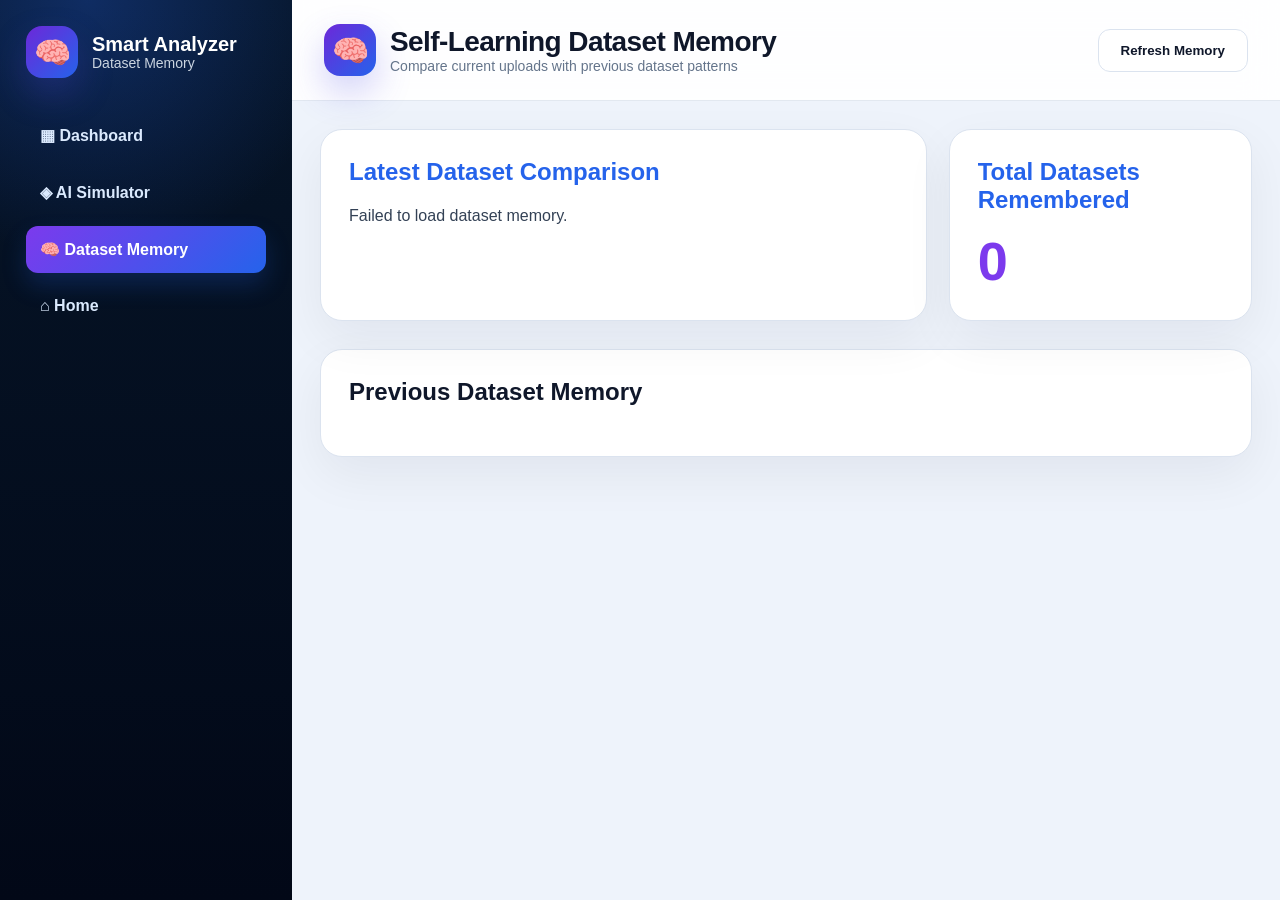
<file: frontend/memory.html>
<!DOCTYPE html>
<html lang="en">
<head>
  <meta charset="UTF-8" />
  <meta name="viewport" content="width=device-width, initial-scale=1.0" />
  <title>Dataset Memory | Smart Analyzer</title>
  <link rel="stylesheet" href="style.css" />
</head>
<body class="dashboard-body">

  <aside class="sidebar">
    <div class="side-brand">
      <div class="side-icon">🧠</div>
      <div>
        <h2>Smart Analyzer</h2>
        <p>Dataset Memory</p>
      </div>
    </div>

    <nav class="side-menu">
      <a href="dashboard.html">▦ Dashboard</a>
      <a href="simulator.html">◈ AI Simulator</a>
      <a href="memory.html" class="active">🧠 Dataset Memory</a>
      <a href="index.html">⌂ Home</a>
    </nav>
  </aside>

  <main class="main-panel">

    <header class="dashboard-header">
      <div class="title-row">
        <div class="app-logo">🧠</div>
        <div>
          <h1>Self-Learning Dataset Memory</h1>
          <p>Compare current uploads with previous dataset patterns</p>
        </div>
      </div>

      <button class="light-btn" onclick="loadDatasetMemory()">
        Refresh Memory
      </button>
    </header>

    <section class="memory-hero">
      <div class="memory-card">
        <h2>Latest Dataset Comparison</h2>
        <p id="memoryInsight">Loading memory insight...</p>
      </div>

      <div class="memory-card">
        <h2>Total Datasets Remembered</h2>
        <h1 id="memoryCount">0</h1>
      </div>
    </section>

    <section class="memory-list-section">
      <h2>Previous Dataset Memory</h2>
      <div id="memoryList" class="memory-list"></div>
    </section>

  </main>

  <script src="script.js"></script>
</body>
</html>
</file>
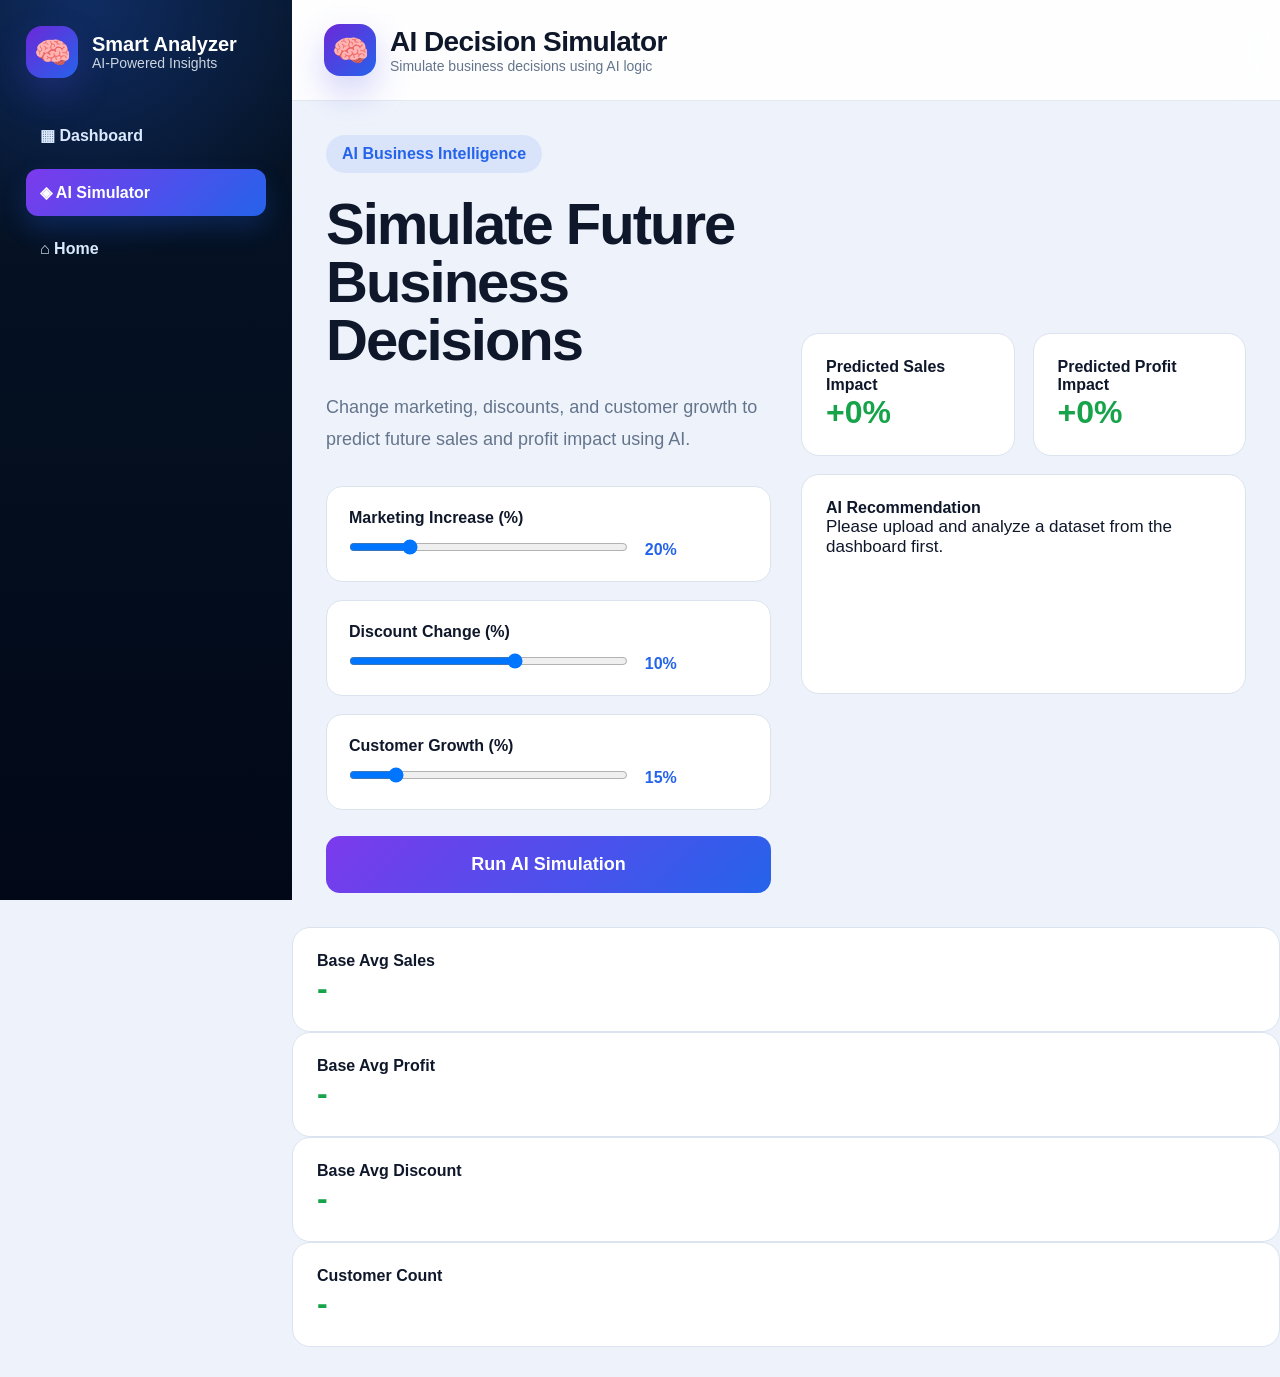
<file: frontend/simulator.html>
<!DOCTYPE html>
<html lang="en">
<head>
  <meta charset="UTF-8" />
  <meta name="viewport" content="width=device-width, initial-scale=1.0" />
  <title>AI Decision Simulator</title>

  <link rel="stylesheet" href="style.css" />
</head>
<body class="dashboard-body">

  <aside class="sidebar">

    <div class="side-brand">
      <div class="side-icon">🧠</div>

      <div>
        <h2>Smart Analyzer</h2>
        <p>AI-Powered Insights</p>
      </div>
    </div>

    <nav class="side-menu">
      <a href="dashboard.html">▦ Dashboard</a>
      <a href="simulator.html" class="active">◈ AI Simulator</a>
      <a href="index.html">⌂ Home</a>
    </nav>

  </aside>

  <main class="main-panel">

    <header class="dashboard-header">

      <div class="title-row">
        <div class="app-logo">🧠</div>

        <div>
          <h1>AI Decision Simulator</h1>
          <p>Simulate business decisions using AI logic</p>
        </div>
      </div>

    </header>

    <section class="simulator-hero">

      <div class="simulator-left">

        <div class="simulator-intro">
          <span>AI Business Intelligence</span>

          <h1>
            Simulate Future
            Business Decisions
          </h1>

          <p>
            Change marketing, discounts, and customer growth
            to predict future sales and profit impact using AI.
          </p>
        </div>

        <div class="simulator-grid">

          <div class="sim-card">
            <label>Marketing Increase (%)</label>

            <input
              type="range"
              min="0"
              max="100"
              value="20"
              id="marketingSlider"
            >

            <span id="marketingValue">20%</span>
          </div>

          <div class="sim-card">
            <label>Discount Change (%)</label>

            <input
              type="range"
              min="-50"
              max="50"
              value="10"
              id="discountSlider"
            >

            <span id="discountValue">10%</span>
          </div>

          <div class="sim-card">
            <label>Customer Growth (%)</label>

            <input
              type="range"
              min="0"
              max="100"
              value="15"
              id="customerSlider"
            >

            <span id="customerValue">15%</span>
          </div>

        </div>

        <button
          class="simulate-btn big-simulate-btn"
          onclick="runSimulation()"
        >
          Run AI Simulation
        </button>

      </div>

      <div class="simulator-right">

        <div class="simulation-results">

          <div class="simulation-box">
            <h4>Predicted Sales Impact</h4>
            <h2 id="salesImpact">+0%</h2>
          </div>

          <div class="simulation-box">
            <h4>Predicted Profit Impact</h4>
            <h2 id="profitImpact">+0%</h2>
          </div>

          <div class="simulation-box big-box">
            <h4>AI Recommendation</h4>

            <p id="simulationAdvice">
              Adjust parameters and run simulation.
            </p>
          </div>

        </div>

      </div>

    </section>
    <div class="simulation-box">
  <h4>Base Avg Sales</h4>
  <h2 id="baseSales">-</h2>
</div>

<div class="simulation-box">
  <h4>Base Avg Profit</h4>
  <h2 id="baseProfit">-</h2>
</div>

<div class="simulation-box">
  <h4>Base Avg Discount</h4>
  <h2 id="baseDiscount">-</h2>
</div>

<div class="simulation-box">
  <h4>Customer Count</h4>
  <h2 id="baseCustomers">-</h2>
</div>

  </main>

  <script src="script.js"></script>

</body>
</html>
</file>
<file: frontend/style.css>
* {
  margin: 0;
  padding: 0;
  box-sizing: border-box;
  font-family: Inter, "Segoe UI", Arial, sans-serif;
}

html {
  scroll-behavior: smooth;
}

body {
  color: #0f172a;
}

/* ================= LANDING PAGE ================= */

.landing-body {
  background:
    radial-gradient(circle at top left, rgba(124, 58, 237, 0.18), transparent 34%),
    radial-gradient(circle at bottom right, rgba(37, 99, 235, 0.18), transparent 32%),
    #f8fafc;
}

.top-nav {
  width: 100%;
  padding: 20px 7%;
  display: flex;
  justify-content: space-between;
  align-items: center;
}

.brand,
.side-brand,
.title-row {
  display: flex;
  align-items: center;
  gap: 14px;
}

.brand-icon,
.side-icon,
.app-logo {
  width: 52px;
  height: 52px;
  border-radius: 16px;
  display: grid;
  place-items: center;
  font-size: 30px;
  background: linear-gradient(135deg, #6d28d9, #2563eb);
  color: white;
  box-shadow: 0 16px 35px rgba(79, 70, 229, 0.25);
}

.brand h2,
.side-brand h2 {
  font-size: 20px;
  line-height: 1.1;
}

.brand p,
.side-brand p,
.title-row p {
  color: #64748b;
  font-size: 14px;
}

.nav-upload-btn,
.main-btn,
.purple-btn {
  text-decoration: none;
  border: none;
  cursor: pointer;
  background: linear-gradient(135deg, #7c3aed, #2563eb);
  color: white;
  padding: 14px 24px;
  border-radius: 12px;
  font-weight: 800;
  box-shadow: 0 18px 35px rgba(79, 70, 229, 0.28);
  transition: 0.25s;
}

.nav-upload-btn:hover,
.main-btn:hover,
.purple-btn:hover {
  transform: translateY(-2px);
}

.landing-hero {
  min-height: calc(100vh - 92px);
  padding: 60px 7%;
  display: grid;
  grid-template-columns: 1.05fr 0.95fr;
  gap: 42px;
  align-items: center;
}

.hero-badge {
  display: inline-block;
  background: rgba(37, 99, 235, 0.1);
  color: #2563eb;
  padding: 10px 16px;
  border-radius: 999px;
  font-weight: 800;
  margin-bottom: 22px;
}

.hero-left h1 {
  max-width: 760px;
  font-size: clamp(42px, 6vw, 78px);
  line-height: 0.98;
  letter-spacing: -3px;
  margin-bottom: 24px;
}

.hero-desc {
  color: #475569;
  font-size: 18px;
  line-height: 1.8;
  max-width: 680px;
}

.hero-actions {
  display: flex;
  flex-wrap: wrap;
  gap: 16px;
  margin-top: 34px;
}

.ghost-btn,
.light-btn,
.outline-btn {
  text-decoration: none;
  border: 1px solid #dbe3ef;
  background: rgba(255, 255, 255, 0.8);
  color: #2563eb;
  padding: 13px 22px;
  border-radius: 12px;
  font-weight: 800;
  cursor: pointer;
  transition: 0.25s;
}

.ghost-btn:hover,
.light-btn:hover,
.outline-btn:hover {
  border-color: #7c3aed;
  transform: translateY(-2px);
}

.hero-dashboard-preview {
  padding: 16px;
  border-radius: 32px;
  background: rgba(255, 255, 255, 0.72);
  border: 1px solid rgba(226, 232, 240, 0.9);
  box-shadow: 0 30px 90px rgba(15, 23, 42, 0.16);
}

.hero-dashboard-preview img {
  width: 100%;
  height: 460px;
  object-fit: cover;
  border-radius: 24px;
  display: block;
}

.landing-features {
  padding: 80px 7%;
  text-align: center;
}

.landing-features h2 {
  font-size: 42px;
  margin-bottom: 10px;
}

.landing-features > p {
  color: #64748b;
  margin-bottom: 36px;
}

.feature-grid {
  display: grid;
  grid-template-columns: repeat(3, 1fr);
  gap: 22px;
}

.feature-card {
  background: white;
  padding: 34px;
  border-radius: 24px;
  font-size: 18px;
  font-weight: 900;
  border: 1px solid #e2e8f0;
  box-shadow: 0 18px 50px rgba(15, 23, 42, 0.08);
  transition: 0.25s;
}

.feature-card:hover {
  transform: translateY(-8px);
}

/* ================= DASHBOARD ================= */

.dashboard-body {
  background: #eef3fb;
}

.sidebar {
  position: fixed;
  inset: 0 auto 0 0;
  width: 292px;
  padding: 26px;
  background:
    radial-gradient(circle at 30% 0%, rgba(37, 99, 235, 0.3), transparent 28%),
    linear-gradient(180deg, #061528, #020817);
  color: white;
  overflow-y: auto;
  z-index: 10;
}

.side-brand {
  margin-bottom: 34px;
}

.side-brand p {
  color: #cbd5e1;
}

.side-menu {
  display: flex;
  flex-direction: column;
  gap: 10px;
}

.side-menu a {
  text-decoration: none;
  color: #dbeafe;
  padding: 14px 14px;
  border-radius: 12px;
  font-weight: 800;
  transition: 0.25s;
}

.side-menu a:hover,
.side-menu a.active {
  background: linear-gradient(135deg, #7c3aed, #2563eb);
  color: white;
  box-shadow: 0 12px 24px rgba(37, 99, 235, 0.22);
}

.domain-card {
  margin-top: 34px;
  padding: 20px;
  border-radius: 18px;
  background: rgba(30, 64, 175, 0.28);
  border: 1px solid rgba(147, 197, 253, 0.16);
}

.domain-card p {
  color: #e0f2fe;
  font-weight: 800;
  margin-bottom: 14px;
}

.domain-card h3 {
  font-size: 20px;
  margin-bottom: 20px;
}

.domain-card span {
  display: inline-block;
  color: #cbd5e1;
  font-size: 13px;
  margin-right: 12px;
}

.domain-card strong {
  font-size: 22px;
}

.progress {
  height: 8px;
  background: rgba(148, 163, 184, 0.35);
  border-radius: 999px;
  margin-top: 12px;
  overflow: hidden;
}

.progress div {
  width: 0%;
  height: 100%;
  background: linear-gradient(135deg, #22c55e, #38bdf8);
  border-radius: 999px;
  transition: 0.4s;
}

.main-panel {
  margin-left: 292px;
  padding: 0 0 30px;
}

.dashboard-header {
  position: sticky;
  top: 0;
  z-index: 5;
  background: rgba(255, 255, 255, 0.92);
  backdrop-filter: blur(18px);
  border-bottom: 1px solid #e2e8f0;
  padding: 24px 32px;
  display: flex;
  justify-content: space-between;
  gap: 24px;
  align-items: center;
}

.dashboard-header h1 {
  font-size: 28px;
  letter-spacing: -0.6px;
}

.header-actions {
  display: flex;
  gap: 12px;
  flex-wrap: wrap;
}

.light-btn {
  color: #0f172a;
  background: white;
}

.purple-btn {
  display: inline-flex;
  align-items: center;
  gap: 8px;
}

.upload-strip,
.kpi-grid,
.chart-grid,
.content-grid,
.bottom-grid {
  margin: 22px 28px;
}

.upload-strip {
  background: white;
  border: 1px solid #dbe3ef;
  border-radius: 14px;
  padding: 18px;
  display: grid;
  grid-template-columns: 2.6fr 1fr 1fr 1fr 1.2fr auto;
  align-items: center;
  gap: 18px;
  box-shadow: 0 18px 50px rgba(15, 23, 42, 0.05);
}

.file-box {
  display: flex;
  align-items: center;
  gap: 14px;
}

.excel-icon {
  width: 52px;
  height: 52px;
  display: grid;
  place-items: center;
  background: #16a34a;
  color: white;
  border-radius: 8px;
  font-weight: 900;
  font-size: 26px;
}

.file-box h3 {
  margin-bottom: 5px;
}

.file-box p,
.file-meta span {
  color: #64748b;
  font-size: 14px;
}

.file-meta {
  border-left: 1px solid #e2e8f0;
  padding-left: 18px;
}

.file-meta strong {
  display: block;
  margin-top: 8px;
  font-size: 17px;
}

.clean-pill {
  background: #ecfdf5;
  color: #15803d;
  border: 1px solid #bbf7d0;
  padding: 10px 14px;
  border-radius: 8px;
  font-weight: 900;
}

.kpi-grid {
  display: grid;
  grid-template-columns: repeat(4, 1fr);
  gap: 18px;
}

.kpi-card,
.panel {
  background: white;
  border: 1px solid #dbe3ef;
  border-radius: 16px;
  box-shadow: 0 18px 50px rgba(15, 23, 42, 0.055);
}

.kpi-card {
  padding: 22px;
  display: flex;
  gap: 18px;
  align-items: center;
}

.kpi-icon {
  width: 60px;
  height: 60px;
  border-radius: 999px;
  color: white;
  display: grid;
  place-items: center;
  font-size: 26px;
  font-weight: 900;
}

.purple {
  background: linear-gradient(135deg, #7c3aed, #2563eb);
}

.blue {
  background: linear-gradient(135deg, #2563eb, #06b6d4);
}

.green {
  background: linear-gradient(135deg, #16a34a, #22c55e);
}

.orange {
  background: linear-gradient(135deg, #f59e0b, #f97316);
}

.kpi-card p {
  color: #334155;
  font-weight: 800;
}

.kpi-card h2 {
  margin: 8px 0;
  font-size: 26px;
}

.kpi-card span {
  color: #64748b;
  font-size: 14px;
}

.chart-grid {
  display: grid;
  grid-template-columns: 1.45fr 1fr 1fr;
  gap: 18px;
}

.content-grid {
  display: grid;
  grid-template-columns: 1fr 1.35fr 1fr;
  gap: 18px;
}

.bottom-grid {
  display: grid;
  grid-template-columns: 1fr 1fr 1.15fr;
  gap: 18px;
}

.panel {
  padding: 20px;
  min-height: 260px;
}

.panel h3 {
  margin-bottom: 16px;
  font-size: 18px;
}

.panel-head {
  display: flex;
  align-items: center;
  justify-content: space-between;
}

.panel-head select {
  border: 1px solid #dbe3ef;
  border-radius: 10px;
  padding: 9px 12px;
  background: white;
}

canvas {
  width: 100% !important;
  max-height: 250px;
}

.large-panel canvas {
  max-height: 270px;
}

.heatmap-placeholder {
  min-height: 210px;
  border-radius: 14px;
  display: grid;
  place-items: center;
  text-align: center;
  color: #475569;
  background:
    linear-gradient(135deg, rgba(239, 68, 68, 0.75), rgba(255, 255, 255, 0.8), rgba(37, 99, 235, 0.75)),
    repeating-linear-gradient(90deg, transparent 0 52px, rgba(255,255,255,0.45) 52px 54px),
    repeating-linear-gradient(0deg, transparent 0 52px, rgba(255,255,255,0.45) 52px 54px);
  border: 1px solid #e2e8f0;
}

.list-box {
  display: flex;
  flex-direction: column;
  gap: 12px;
}

.list-item {
  display: flex;
  gap: 12px;
  padding: 12px 0;
  border-bottom: 1px solid #edf2f7;
  line-height: 1.5;
}

.list-badge {
  min-width: 38px;
  height: 38px;
  border-radius: 999px;
  display: grid;
  place-items: center;
  background: #eef2ff;
  color: #7c3aed;
  font-weight: 900;
}

.outline-btn {
  width: 100%;
  margin-top: 16px;
  background: white;
  color: #5b21b6;
  border-color: #c4b5fd;
}

.prediction-panel {
  min-height: 330px;
}

.prediction-result {
  margin-top: 14px;
  border: 1px solid #86efac;
  background: #f0fdf4;
  border-radius: 12px;
  padding: 16px;
}

.prediction-result p {
  color: #14532d;
  font-weight: 800;
}

.prediction-result h2 {
  color: #166534;
  margin: 8px 0;
  font-size: 30px;
}

.prediction-result span {
  color: #15803d;
}

#alertText {
  color: #dc2626;
  line-height: 1.7;
}

#anomalyText {
  color: #334155;
  line-height: 1.7;
}

.quick-actions {
  display: grid;
  grid-template-columns: 1fr;
  gap: 12px;
}

.quick-actions button {
  border: 1px solid #dbe3ef;
  background: white;
  color: #0f172a;
  padding: 14px;
  border-radius: 10px;
  font-weight: 800;
  cursor: pointer;
  transition: 0.25s;
}

.quick-actions button:hover {
  border-color: #7c3aed;
  transform: translateY(-2px);
}

/* ================= RESPONSIVE ================= */

@media (max-width: 1200px) {
  .upload-strip {
    grid-template-columns: 1fr 1fr;
  }

  .kpi-grid {
    grid-template-columns: repeat(2, 1fr);
  }

  .chart-grid,
  .content-grid,
  .bottom-grid {
    grid-template-columns: 1fr;
  }
}

@media (max-width: 900px) {
  .landing-hero {
    grid-template-columns: 1fr;
    text-align: center;
  }

  .hero-actions {
    justify-content: center;
  }

  .hero-dashboard-preview img {
    height: 300px;
  }

  .feature-grid {
    grid-template-columns: 1fr;
  }

  .sidebar {
    position: relative;
    width: 100%;
    min-height: auto;
  }

  .main-panel {
    margin-left: 0;
  }

  .dashboard-header {
    flex-direction: column;
    align-items: flex-start;
  }

  .upload-strip,
  .kpi-grid,
  .chart-grid,
  .content-grid,
  .bottom-grid {
    margin: 16px;
  }
}

@media (max-width: 600px) {
  .top-nav {
    padding: 16px;
  }

  .brand h2 {
    font-size: 16px;
  }

  .brand p {
    display: none;
  }

  .landing-hero {
    padding: 34px 16px;
  }

  .hero-left h1 {
    font-size: 42px;
    letter-spacing: -1.5px;
  }

  .hero-desc {
    font-size: 16px;
  }

  .main-btn,
  .ghost-btn,
  .nav-upload-btn {
    width: 100%;
    text-align: center;
  }

  .upload-strip {
    grid-template-columns: 1fr;
  }

  .file-meta {
    border-left: none;
    border-top: 1px solid #e2e8f0;
    padding-left: 0;
    padding-top: 14px;
  }

  .kpi-grid {
    grid-template-columns: 1fr;
  }

  .dashboard-header h1 {
    font-size: 22px;
  }

  .header-actions {
    width: 100%;
  }

  .header-actions button,
  .header-actions label {
    width: 100%;
    justify-content: center;
    text-align: center;
  }
}
.chart-builder-head {
  align-items: flex-start;
  gap: 18px;
}

.chart-controls {
  display: flex;
  gap: 10px;
  flex-wrap: wrap;
}

.chart-controls select {
  border: 1px solid #cbd5e1;
  border-radius: 12px;
  padding: 11px 14px;
  background: white;
  color: #0f172a;
  font-weight: 700;
  outline: none;
}

.chart-controls select:focus {
  border-color: #7c3aed;
  box-shadow: 0 0 0 3px rgba(124, 58, 237, 0.15);
}

@media (max-width: 700px) {
  .chart-controls {
    width: 100%;
  }

  .chart-controls select {
    width: 100%;
  }
}
.chatbot {
  position: fixed;
  right: 28px;
  bottom: 28px;
  width: 380px;
  max-width: calc(100% - 40px);
  background: white;
  border: 1px solid #dbe3ef;
  border-radius: 20px;
  box-shadow: 0 25px 80px rgba(15, 23, 42, 0.22);
  display: none;
  flex-direction: column;
  overflow: hidden;
  z-index: 999;
}

.chat-header {
  background: linear-gradient(135deg, #7c3aed, #2563eb);
  color: white;
  padding: 16px 18px;
  display: flex;
  justify-content: space-between;
  align-items: center;
}

.chat-header button {
  border: none;
  background: transparent;
  color: white;
  font-size: 26px;
  cursor: pointer;
}

.chat-messages {
  height: 320px;
  padding: 18px;
  overflow-y: auto;
  background: #f8fafc;
}

.bot-message,
.user-message {
  padding: 12px 14px;
  border-radius: 14px;
  margin-bottom: 12px;
  line-height: 1.5;
  font-size: 14px;
}

.bot-message {
  background: white;
  color: #0f172a;
  border: 1px solid #e2e8f0;
}

.user-message {
  background: #2563eb;
  color: white;
  margin-left: 40px;
}

.chat-input-area {
  display: flex;
  gap: 8px;
  padding: 14px;
  border-top: 1px solid #e2e8f0;
}

.chat-input-area input {
  flex: 1;
  border: 1px solid #cbd5e1;
  border-radius: 12px;
  padding: 12px;
  outline: none;
}

.chat-input-area button {
  border: none;
  background: #2563eb;
  color: white;
  padding: 12px 16px;
  border-radius: 12px;
  font-weight: 800;
  cursor: pointer;
}
.simulator-hero {
  padding: 34px;
  display: grid;
  grid-template-columns: 1.1fr 0.9fr;
  gap: 30px;
}

.simulator-intro span {
  display: inline-block;
  background: rgba(37, 99, 235, 0.1);
  color: #2563eb;
  padding: 10px 16px;
  border-radius: 999px;
  font-weight: 800;
  margin-bottom: 22px;
}

.simulator-intro h1 {
  font-size: 58px;
  line-height: 1;
  letter-spacing: -2px;
  margin-bottom: 22px;
}

.simulator-intro p {
  color: #64748b;
  font-size: 18px;
  line-height: 1.8;
  max-width: 700px;
}

.big-simulate-btn {
  margin-top: 26px;
  width: 100%;
  padding: 18px;
  font-size: 18px;
}

.simulator-right {
  display: flex;
  align-items: center;
}

.big-box {
  min-height: 220px;
}

.big-box p {
  font-size: 17px;
}

@media (max-width: 1100px) {

  .simulator-hero {
    grid-template-columns: 1fr;
  }

  .simulator-intro h1 {
    font-size: 42px;
  }

}
.simulator-hero {
  padding: 34px;
  display: grid;
  grid-template-columns: 1fr 1fr;
  gap: 30px;
}

.simulator-grid {
  display: grid;
  grid-template-columns: 1fr;
  gap: 18px;
  margin-top: 30px;
}

.sim-card {
  background: white;
  border: 1px solid #dbe3ef;
  border-radius: 16px;
  padding: 22px;
}

.sim-card label {
  display: block;
  font-weight: 800;
  margin-bottom: 12px;
}

.sim-card input {
  width: 70%;
}

.sim-card span {
  margin-left: 12px;
  font-weight: 900;
  color: #2563eb;
}

.big-simulate-btn {
  margin-top: 26px;
  width: 100%;
  padding: 18px;
  border-radius: 14px;
  background: linear-gradient(135deg, #7c3aed, #2563eb);
  color: white;
  border: none;
  font-weight: 900;
  cursor: pointer;
}

.simulation-results {
  display: grid;
  grid-template-columns: 1fr 1fr;
  gap: 18px;
}

.simulation-box {
  background: white;
  border: 1px solid #dbe3ef;
  border-radius: 18px;
  padding: 24px;
}

.simulation-box h2 {
  font-size: 32px;
  color: #16a34a;
}

.big-box {
  grid-column: span 2;
}

@media (max-width: 900px) {
  .simulator-hero {
    grid-template-columns: 1fr;
  }

  .simulation-results {
    grid-template-columns: 1fr;
  }

  .big-box {
    grid-column: span 1;
  }

}
.chart-ai-popup {
  position: fixed;
  inset: 0;
  background: rgba(15, 23, 42, 0.55);
  backdrop-filter: blur(10px);
  display: none;
  align-items: center;
  justify-content: center;
  z-index: 9999;
}

.chart-ai-box {
  width: 90%;
  max-width: 620px;
  background: white;
  padding: 32px;
  border-radius: 26px;
  box-shadow: 0 30px 90px rgba(15, 23, 42, 0.35);
  position: relative;
  border: 1px solid #dbe3ef;
}

.chart-ai-box h2 {
  margin-bottom: 16px;
  color: #2563eb;
}

.chart-ai-box p {
  line-height: 1.8;
  color: #334155;
  font-size: 16px;
}

.close-ai-popup {
  position: absolute;
  right: 18px;
  top: 14px;
  border: none;
  background: transparent;
  font-size: 30px;
  cursor: pointer;
  color: #64748b;
}
#heatmap {
  overflow-x: auto;
  overflow-y: hidden;
  width: 100%;
}

.real-heatmap {
  width: 100%;
}

.heatmap-row {
  display: grid;
  grid-template-columns: repeat(7, minmax(70px, 1fr));
  gap: 6px;
  margin-bottom: 6px;
}

.heatmap-cell {
  min-height: 55px;
  border-radius: 12px;
  font-size: 12px;
  font-weight: 700;
  display: grid;
  place-items: center;
}

.heatmap-label,
.heatmap-header {
  font-size: 12px;
  font-weight: 800;
  text-align: center;
}
.full-list-popup {
  position: fixed;
  inset: 0;
  background: rgba(15, 23, 42, 0.55);
  backdrop-filter: blur(10px);
  display: none;
  align-items: center;
  justify-content: center;
  z-index: 9999;
}

.full-list-box {
  width: 90%;
  max-width: 720px;
  max-height: 80vh;
  overflow-y: auto;
  background: white;
  padding: 32px;
  border-radius: 26px;
  box-shadow: 0 30px 90px rgba(15, 23, 42, 0.35);
  position: relative;
}

.full-list-box h2 {
  color: #2563eb;
  margin-bottom: 18px;
}

.full-list-box ul {
  padding-left: 22px;
  line-height: 1.9;}
  .memory-hero {
  margin: 28px;
  display: grid;
  grid-template-columns: 2fr 1fr;
  gap: 22px;
}

.memory-card {
  background: white;
  border: 1px solid #dbe3ef;
  border-radius: 22px;
  padding: 28px;
  box-shadow: 0 18px 50px rgba(15, 23, 42, 0.06);
}

.memory-card h2 {
  color: #2563eb;
  margin-bottom: 16px;
}

.memory-card p {
  line-height: 1.8;
  color: #334155;
  font-size: 16px;
}

.memory-card h1 {
  font-size: 54px;
  color: #7c3aed;
}

.memory-list-section {
  margin: 28px;
  background: white;
  border-radius: 22px;
  padding: 28px;
  border: 1px solid #dbe3ef;
  box-shadow: 0 18px 50px rgba(15, 23, 42, 0.06);
}

.memory-list-section h2 {
  margin-bottom: 22px;
}

.memory-list {
  display: grid;
  gap: 16px;
}

.memory-item {
  border: 1px solid #e2e8f0;
  border-radius: 18px;
  padding: 20px;
  background: #f8fafc;
}

.memory-item h3 {
  color: #0f172a;
  margin-bottom: 10px;
}

.memory-item p {
  color: #475569;
  line-height: 1.7;
}

@media (max-width: 900px) {
  .memory-hero {
    grid-template-columns: 1fr;
  }
}
</file>
